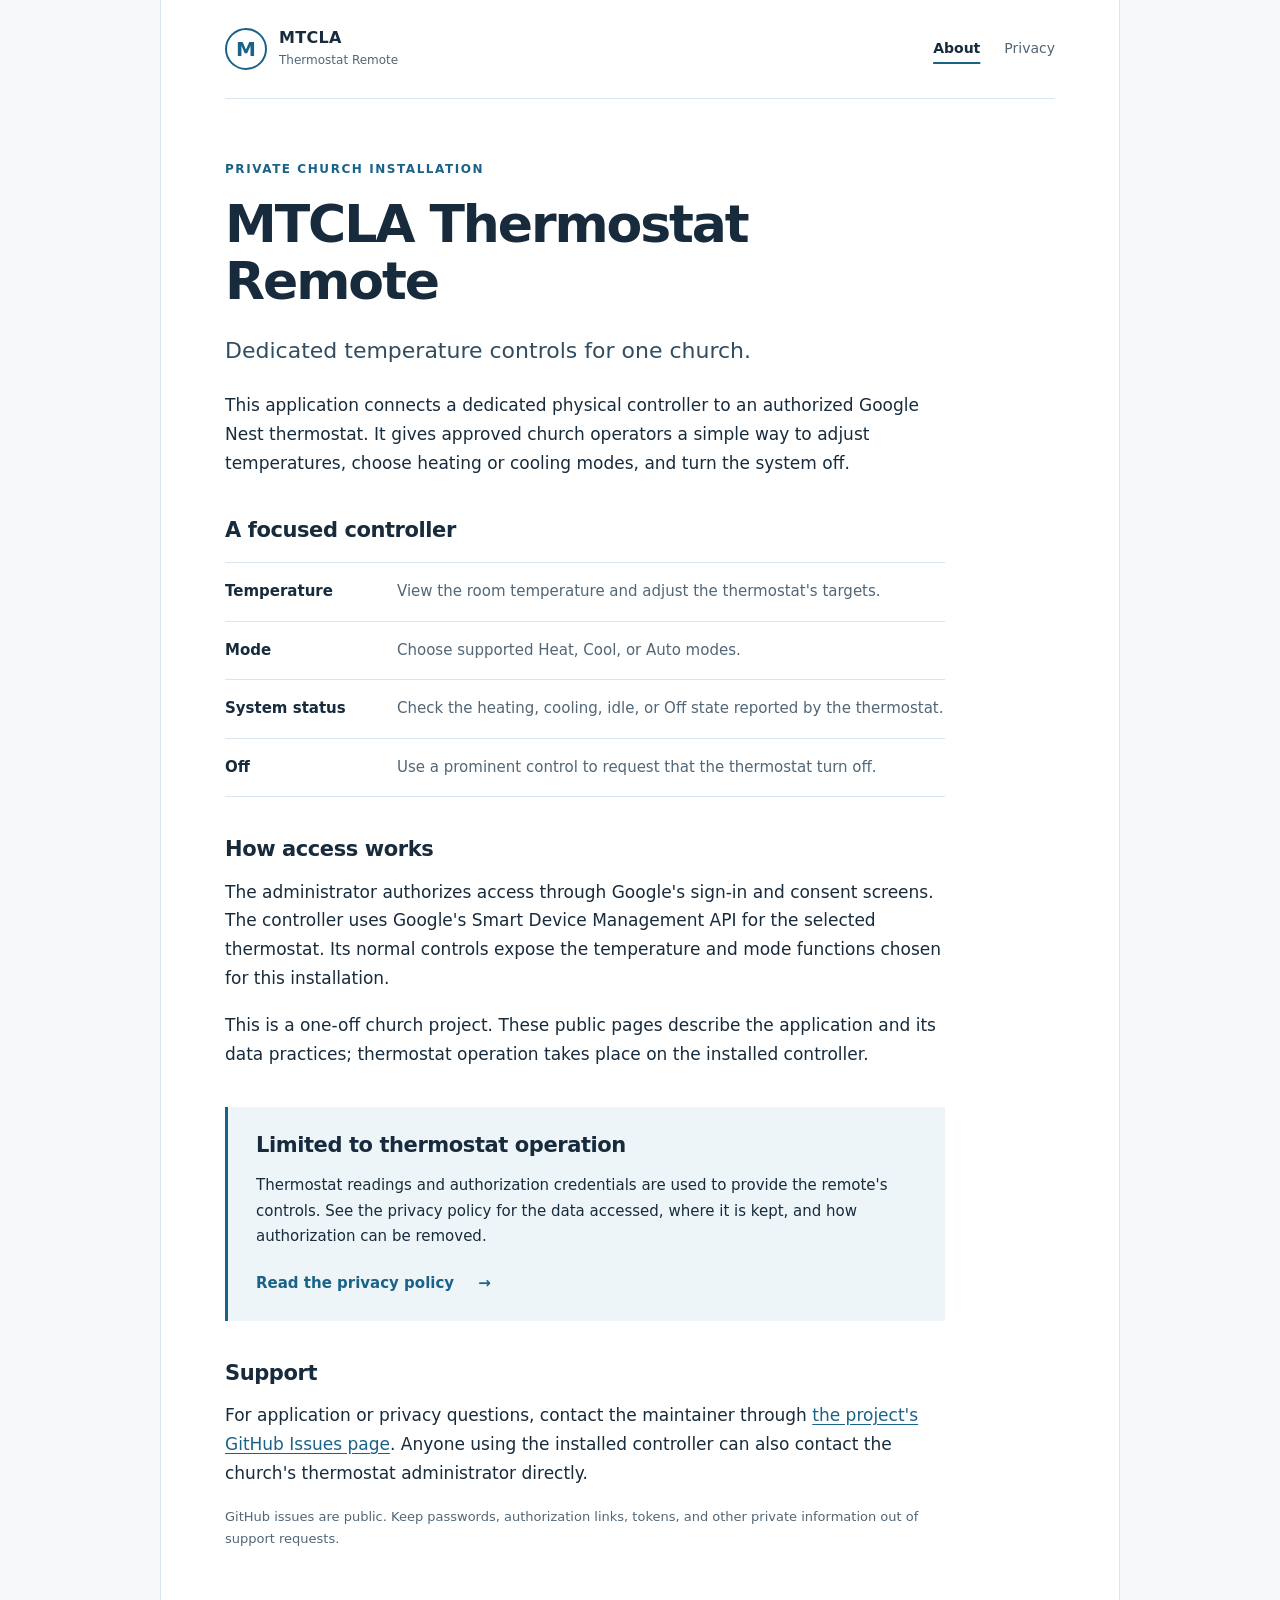
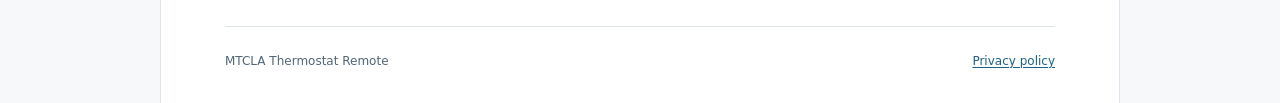
<file: index.html>
<!doctype html>
<html lang="en">
<head>
  <meta charset="utf-8">
  <meta name="viewport" content="width=device-width, initial-scale=1">
  <meta name="description" content="Information about MTCLA Thermostat Remote, a dedicated thermostat controller for one church.">
  <title>MTCLA Thermostat Remote</title>
  <link rel="stylesheet" href="style.css">
</head>
<body>
  <a class="skip" href="#main">Skip to content</a>
  <div class="page">
    <header>
      <a class="brand" href="index.html"><span class="mark" aria-hidden="true">M</span><span>MTCLA<br><span class="brand-sub">Thermostat Remote</span></span></a>
      <nav aria-label="Main navigation"><a href="index.html" aria-current="page">About</a><a href="privacy.html">Privacy</a></nav>
    </header>
    <main id="main">
      <p class="eyebrow">Private church installation</p>
      <h1>MTCLA Thermostat Remote</h1>
      <p class="lead">Dedicated temperature controls for one church.</p>
      <p>This application connects a dedicated physical controller to an authorized Google Nest thermostat. It gives approved church operators a simple way to adjust temperatures, choose heating or cooling modes, and turn the system off.</p>
      <section aria-labelledby="purpose">
        <h2 id="purpose">A focused controller</h2>
        <ul class="features">
          <li><strong>Temperature</strong><span>View the room temperature and adjust the thermostat's targets.</span></li>
          <li><strong>Mode</strong><span>Choose supported Heat, Cool, or Auto modes.</span></li>
          <li><strong>System status</strong><span>Check the heating, cooling, idle, or Off state reported by the thermostat.</span></li>
          <li><strong>Off</strong><span>Use a prominent control to request that the thermostat turn off.</span></li>
        </ul>
      </section>
      <section aria-labelledby="access">
        <h2 id="access">How access works</h2>
        <p>The administrator authorizes access through Google's sign-in and consent screens. The controller uses Google's Smart Device Management API for the selected thermostat. Its normal controls expose the temperature and mode functions chosen for this installation.</p>
        <p>This is a one-off church project. These public pages describe the application and its data practices; thermostat operation takes place on the installed controller.</p>
      </section>
      <section class="note" aria-labelledby="data">
        <h2 id="data">Limited to thermostat operation</h2>
        <p>Thermostat readings and authorization credentials are used to provide the remote's controls. See the privacy policy for the data accessed, where it is kept, and how authorization can be removed.</p>
        <a class="button" href="privacy.html">Read the privacy policy <span aria-hidden="true">&rarr;</span></a>
      </section>
      <section aria-labelledby="support">
        <h2 id="support">Support</h2>
        <p>For application or privacy questions, contact the maintainer through <a href="https://github.com/revitout/mtcla-thermostat-info/issues">the project's GitHub Issues page</a>. Anyone using the installed controller can also contact the church's thermostat administrator directly.</p>
        <p class="small">GitHub issues are public. Keep passwords, authorization links, tokens, and other private information out of support requests.</p>
      </section>
    </main>
    <footer><span>MTCLA Thermostat Remote</span><a href="privacy.html">Privacy policy</a></footer>
  </div>
</body>
</html>
</file>
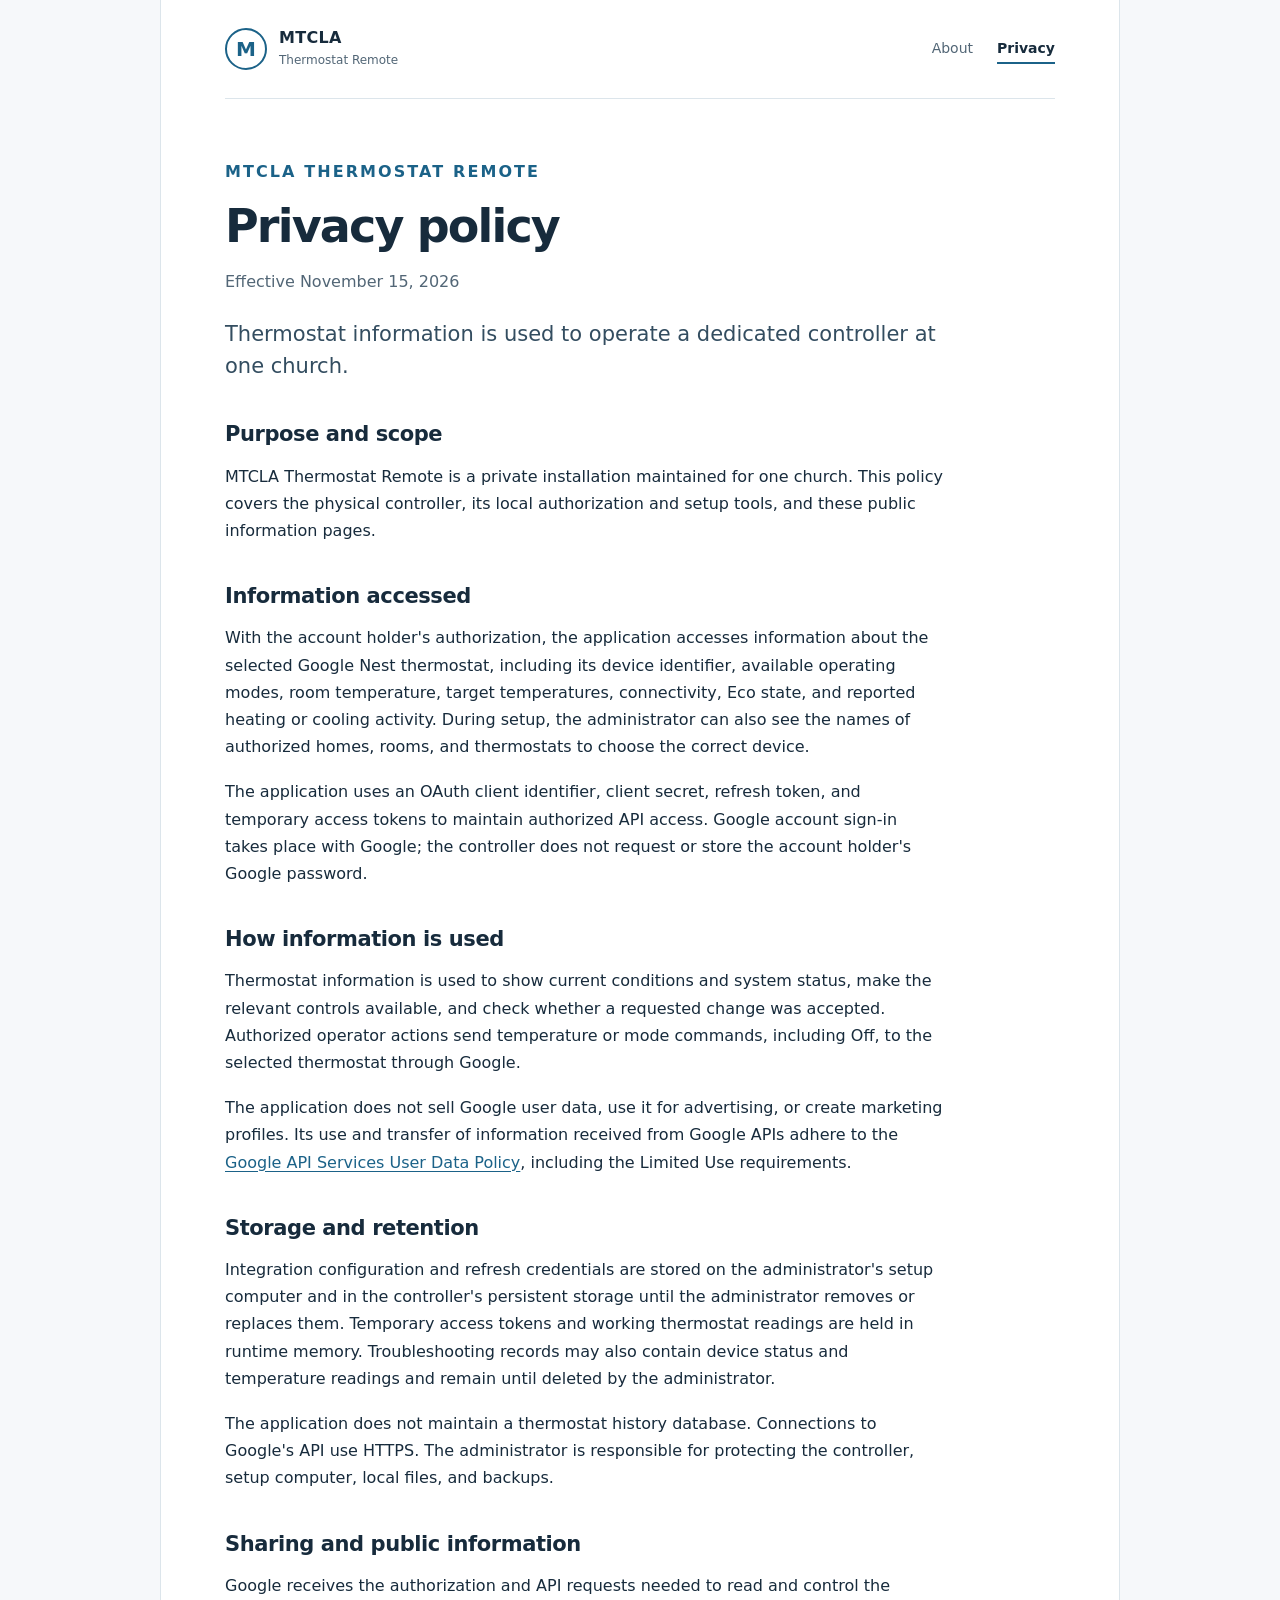
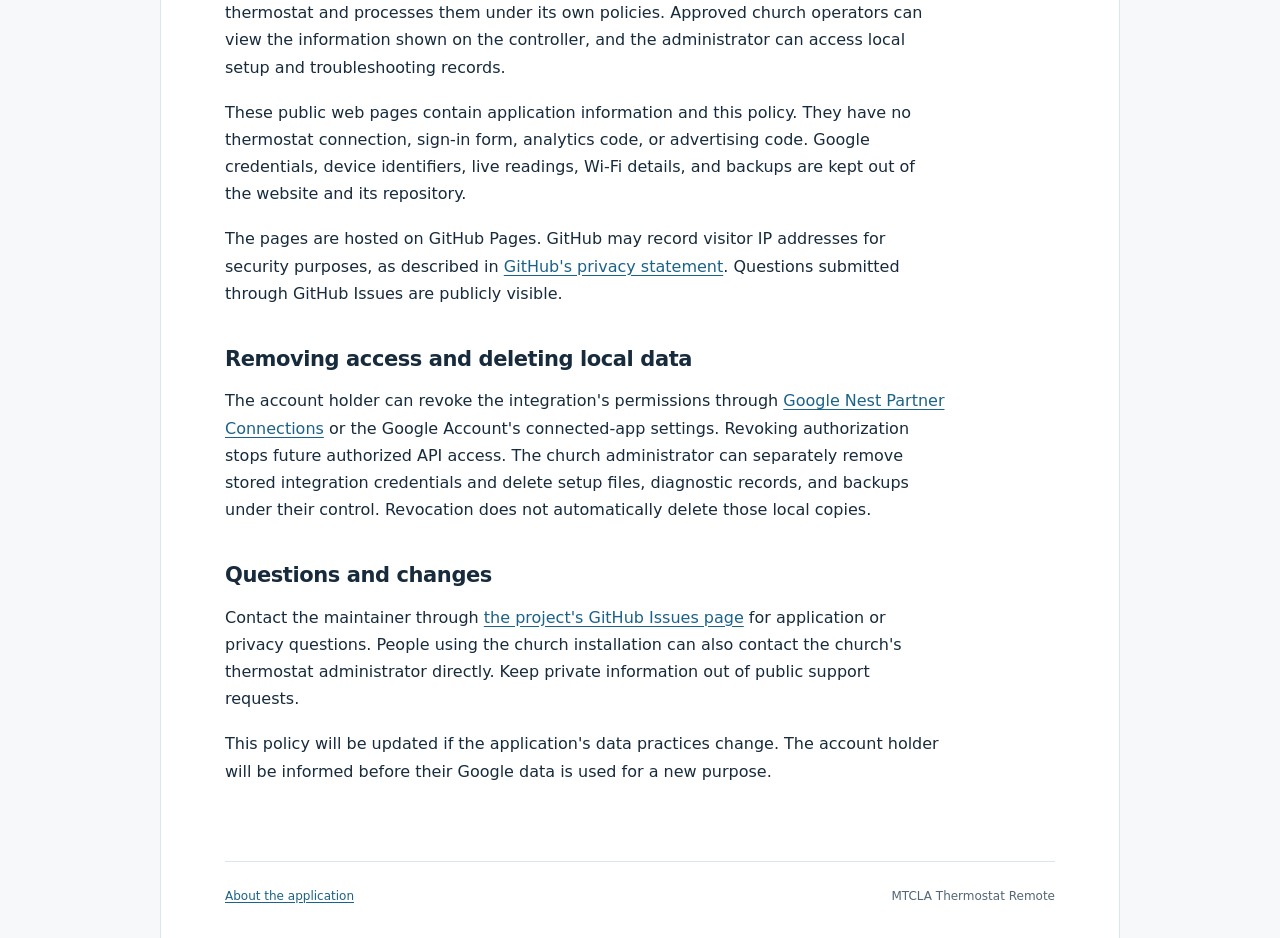
<file: privacy.html>
<!doctype html>
<html lang="en">
<head>
  <meta charset="utf-8">
  <meta name="viewport" content="width=device-width, initial-scale=1">
  <meta name="description" content="How MTCLA Thermostat Remote accesses, uses, stores, and shares thermostat information.">
  <title>Privacy policy | MTCLA Thermostat Remote</title>
  <link rel="stylesheet" href="style.css">
</head>
<body>
  <a class="skip" href="#main">Skip to content</a>
  <div class="page">
    <header>
      <a class="brand" href="index.html"><span class="mark" aria-hidden="true">M</span><span>MTCLA<br><span class="brand-sub">Thermostat Remote</span></span></a>
      <nav aria-label="Main navigation"><a href="index.html">About</a><a href="privacy.html" aria-current="page">Privacy</a></nav>
    </header>
    <main id="main" class="policy">
      <p class="eyebrow">MTCLA Thermostat Remote</p>
      <h1>Privacy policy</h1>
      <p class="updated">Effective November 15, 2026</p>
      <p class="lead">Thermostat information is used to operate a dedicated controller at one church.</p>
      <section>
        <h2>Purpose and scope</h2>
        <p>MTCLA Thermostat Remote is a private installation maintained for one church. This policy covers the physical controller, its local authorization and setup tools, and these public information pages.</p>
      </section>
      <section>
        <h2>Information accessed</h2>
        <p>With the account holder's authorization, the application accesses information about the selected Google Nest thermostat, including its device identifier, available operating modes, room temperature, target temperatures, connectivity, Eco state, and reported heating or cooling activity. During setup, the administrator can also see the names of authorized homes, rooms, and thermostats to choose the correct device.</p>
        <p>The application uses an OAuth client identifier, client secret, refresh token, and temporary access tokens to maintain authorized API access. Google account sign-in takes place with Google; the controller does not request or store the account holder's Google password.</p>
      </section>
      <section>
        <h2>How information is used</h2>
        <p>Thermostat information is used to show current conditions and system status, make the relevant controls available, and check whether a requested change was accepted. Authorized operator actions send temperature or mode commands, including Off, to the selected thermostat through Google.</p>
        <p>The application does not sell Google user data, use it for advertising, or create marketing profiles. Its use and transfer of information received from Google APIs adhere to the <a href="https://developers.google.com/terms/api-services-user-data-policy">Google API Services User Data Policy</a>, including the Limited Use requirements.</p>
      </section>
      <section>
        <h2>Storage and retention</h2>
        <p>Integration configuration and refresh credentials are stored on the administrator's setup computer and in the controller's persistent storage until the administrator removes or replaces them. Temporary access tokens and working thermostat readings are held in runtime memory. Troubleshooting records may also contain device status and temperature readings and remain until deleted by the administrator.</p>
        <p>The application does not maintain a thermostat history database. Connections to Google's API use HTTPS. The administrator is responsible for protecting the controller, setup computer, local files, and backups.</p>
      </section>
      <section>
        <h2>Sharing and public information</h2>
        <p>Google receives the authorization and API requests needed to read and control the thermostat and processes them under its own policies. Approved church operators can view the information shown on the controller, and the administrator can access local setup and troubleshooting records.</p>
        <p>These public web pages contain application information and this policy. They have no thermostat connection, sign-in form, analytics code, or advertising code. Google credentials, device identifiers, live readings, Wi-Fi details, and backups are kept out of the website and its repository.</p>
        <p>The pages are hosted on GitHub Pages. GitHub may record visitor IP addresses for security purposes, as described in <a href="https://docs.github.com/en/site-policy/privacy-policies/github-general-privacy-statement">GitHub's privacy statement</a>. Questions submitted through GitHub Issues are publicly visible.</p>
      </section>
      <section>
        <h2>Removing access and deleting local data</h2>
        <p>The account holder can revoke the integration's permissions through <a href="https://nestservices.google.com/partnerconnections">Google Nest Partner Connections</a> or the Google Account's connected-app settings. Revoking authorization stops future authorized API access. The church administrator can separately remove stored integration credentials and delete setup files, diagnostic records, and backups under their control. Revocation does not automatically delete those local copies.</p>
      </section>
      <section>
        <h2>Questions and changes</h2>
        <p>Contact the maintainer through <a href="https://github.com/revitout/mtcla-thermostat-info/issues">the project's GitHub Issues page</a> for application or privacy questions. People using the church installation can also contact the church's thermostat administrator directly. Keep private information out of public support requests.</p>
        <p>This policy will be updated if the application's data practices change. The account holder will be informed before their Google data is used for a new purpose.</p>
      </section>
    </main>
    <footer><a href="index.html">About the application</a><span>MTCLA Thermostat Remote</span></footer>
  </div>
</body>
</html>
</file>
<file: style.css>
:root{color-scheme:light;--ink:#172b3c;--muted:#526676;--accent:#1b6288;--line:#dce5eb;--paper:#fff;--tint:#edf5f9}
*{box-sizing:border-box}
html{scroll-behavior:smooth;scroll-padding-top:2rem}
body{margin:0;background:#f6f8fa;color:var(--ink);font:17px/1.7 system-ui,-apple-system,"Segoe UI",sans-serif}
a{color:var(--accent);text-underline-offset:.2em}
a:hover{text-decoration-thickness:2px}
a:focus-visible{outline:3px solid #397faf;outline-offset:5px;border-radius:3px}
.skip{position:absolute;left:1rem;top:-5rem;background:var(--paper);padding:.5rem 1rem;z-index:2}
.skip:focus{top:1rem}
.page{max-width:960px;margin:0 auto;padding:0 64px;background:var(--paper);min-height:100vh;border-inline:1px solid var(--line)}
header{display:flex;align-items:center;justify-content:space-between;gap:24px;padding:28px 0;border-bottom:1px solid var(--line)}
.brand{display:flex;gap:12px;align-items:center;color:var(--ink);font-weight:750;font-size:16px;line-height:1.3;text-decoration:none;letter-spacing:.02em}
.brand-sub{color:var(--muted);font-size:12px;font-weight:500;letter-spacing:0}
.mark{display:grid;place-items:center;width:42px;height:42px;border:2px solid var(--accent);border-radius:50%;color:var(--accent);font-weight:650;font-size:20px}
nav{display:flex;gap:24px;font-size:14px}
nav a{color:var(--muted);text-decoration:none}
nav [aria-current=page]{color:var(--ink);font-weight:700;text-decoration:underline;text-decoration-color:var(--accent);text-decoration-thickness:2px;text-underline-offset:9px}
main{padding:62px 0 32px;max-width:720px}
.eyebrow{color:var(--accent);font-size:12px;line-height:1.4;font-weight:750;letter-spacing:.13em;text-transform:uppercase;margin:0 0 18px}
h1{font-size:clamp(34px,5.5vw,52px);line-height:1.1;letter-spacing:-.04em;margin:0 0 24px;font-weight:720;overflow-wrap:break-word}
.lead{font-size:22px;line-height:1.5;color:#334d60;margin:0 0 24px}
p{margin:0 0 18px}
section{margin-top:38px}
h2{font-size:21px;line-height:1.35;letter-spacing:-.02em;margin:0 0 14px}
.features{list-style:none;padding:0;margin:18px 0 0;border-top:1px solid var(--line)}
.features li{display:grid;grid-template-columns:150px 1fr;gap:22px;padding:16px 0;border-bottom:1px solid var(--line)}
.features strong{font-size:15px}
.features span{font-size:15px;color:var(--muted)}
.note{background:var(--tint);border-left:3px solid var(--accent);padding:24px 28px}
.note p{font-size:15px}
.button{display:inline-flex;gap:24px;align-items:center;font-size:15px;font-weight:650;text-decoration:none}
.button:hover{text-decoration:underline}
.small{font-size:13px;color:var(--muted)}
.updated{color:var(--muted);font-size:14px;margin-top:-8px;margin-bottom:24px}
.policy{max-width:720px}
.policy p{font-size:16px}
.policy p.lead{font-size:21px}
.policy h1{font-size:46px}
footer{display:flex;gap:16px;flex-wrap:wrap;justify-content:space-between;margin-top:26px;padding:24px 0 32px;border-top:1px solid var(--line);font-size:12px;color:var(--muted)}
@media(max-width:640px){body{font-size:16px}.page{padding:0 24px;border:0}header{padding:22px 0;gap:16px}nav{gap:18px;font-size:13px}main{padding-top:42px}.lead{font-size:20px}.features li{grid-template-columns:1fr;gap:3px;padding:14px 0}.note{padding:20px}.policy h1{font-size:36px}.policy p.lead{font-size:20px}}
@media(prefers-reduced-motion:reduce){html{scroll-behavior:auto}}
</file>
